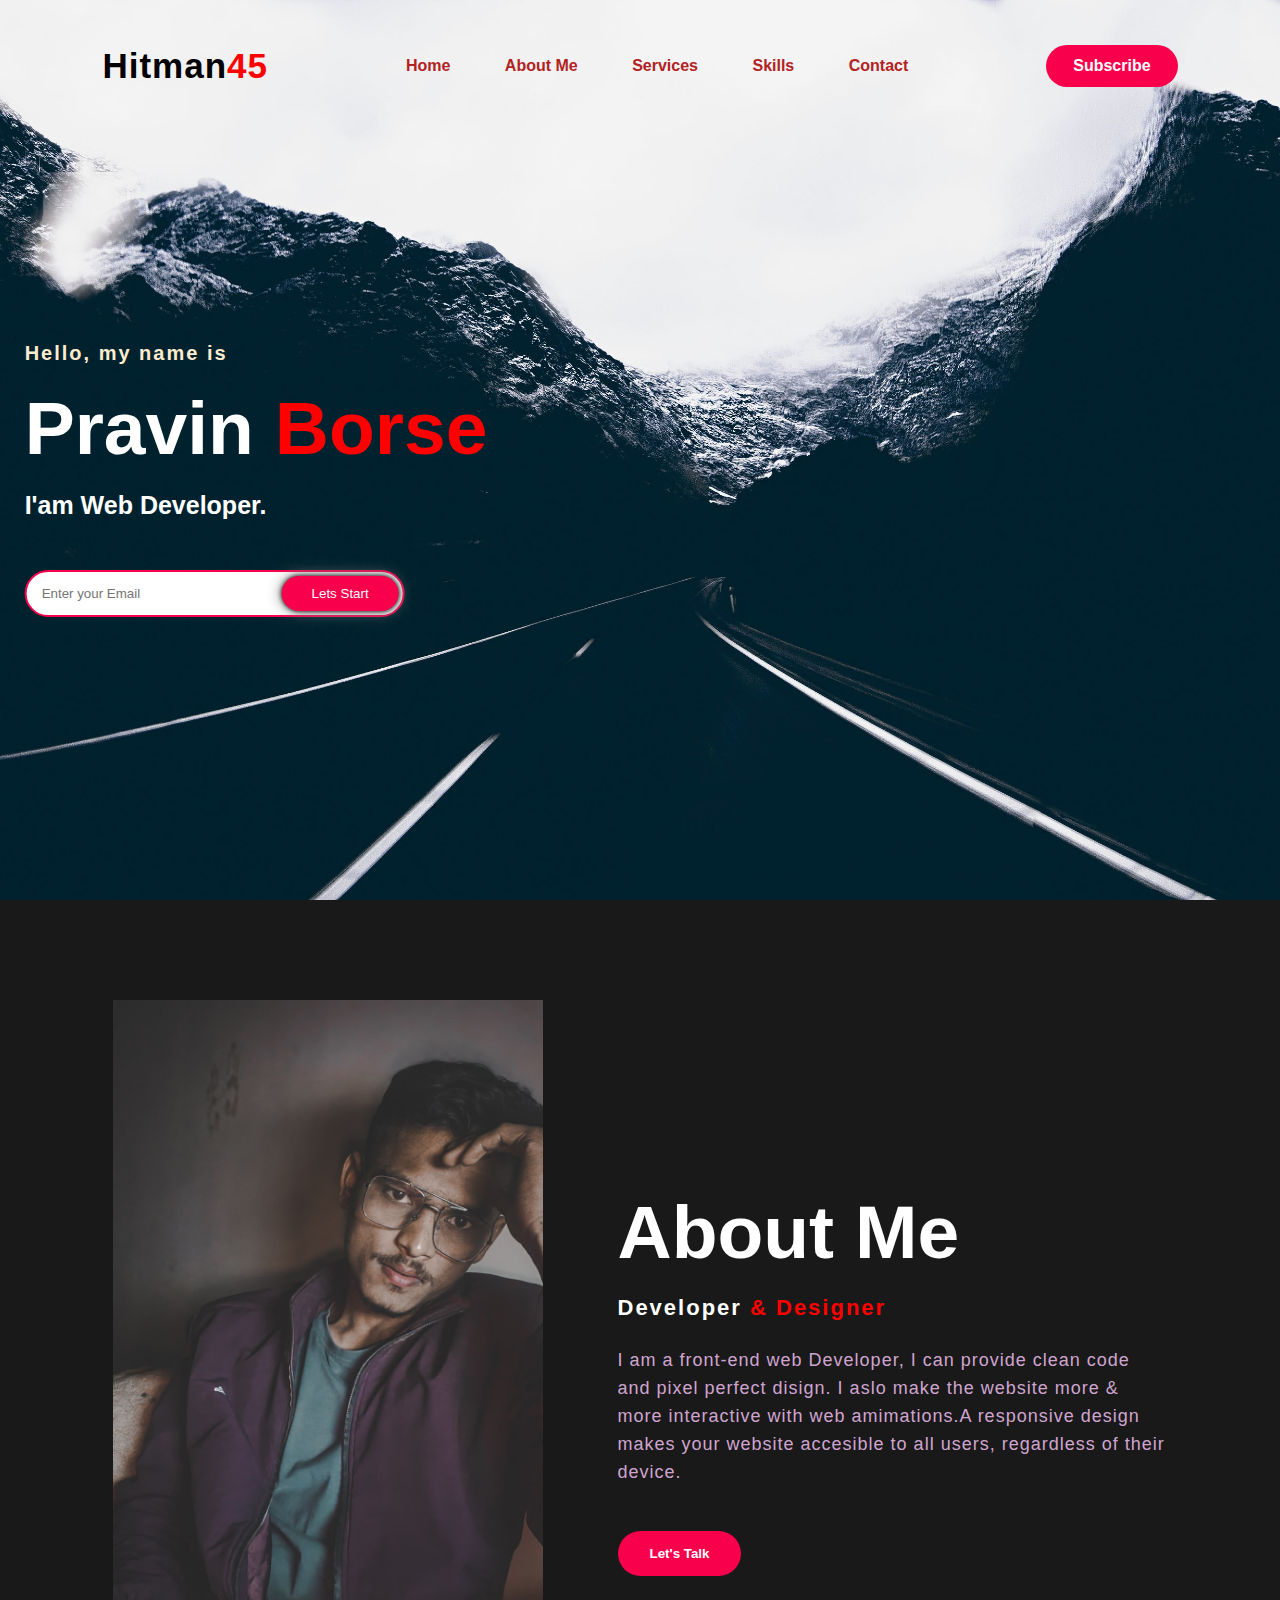
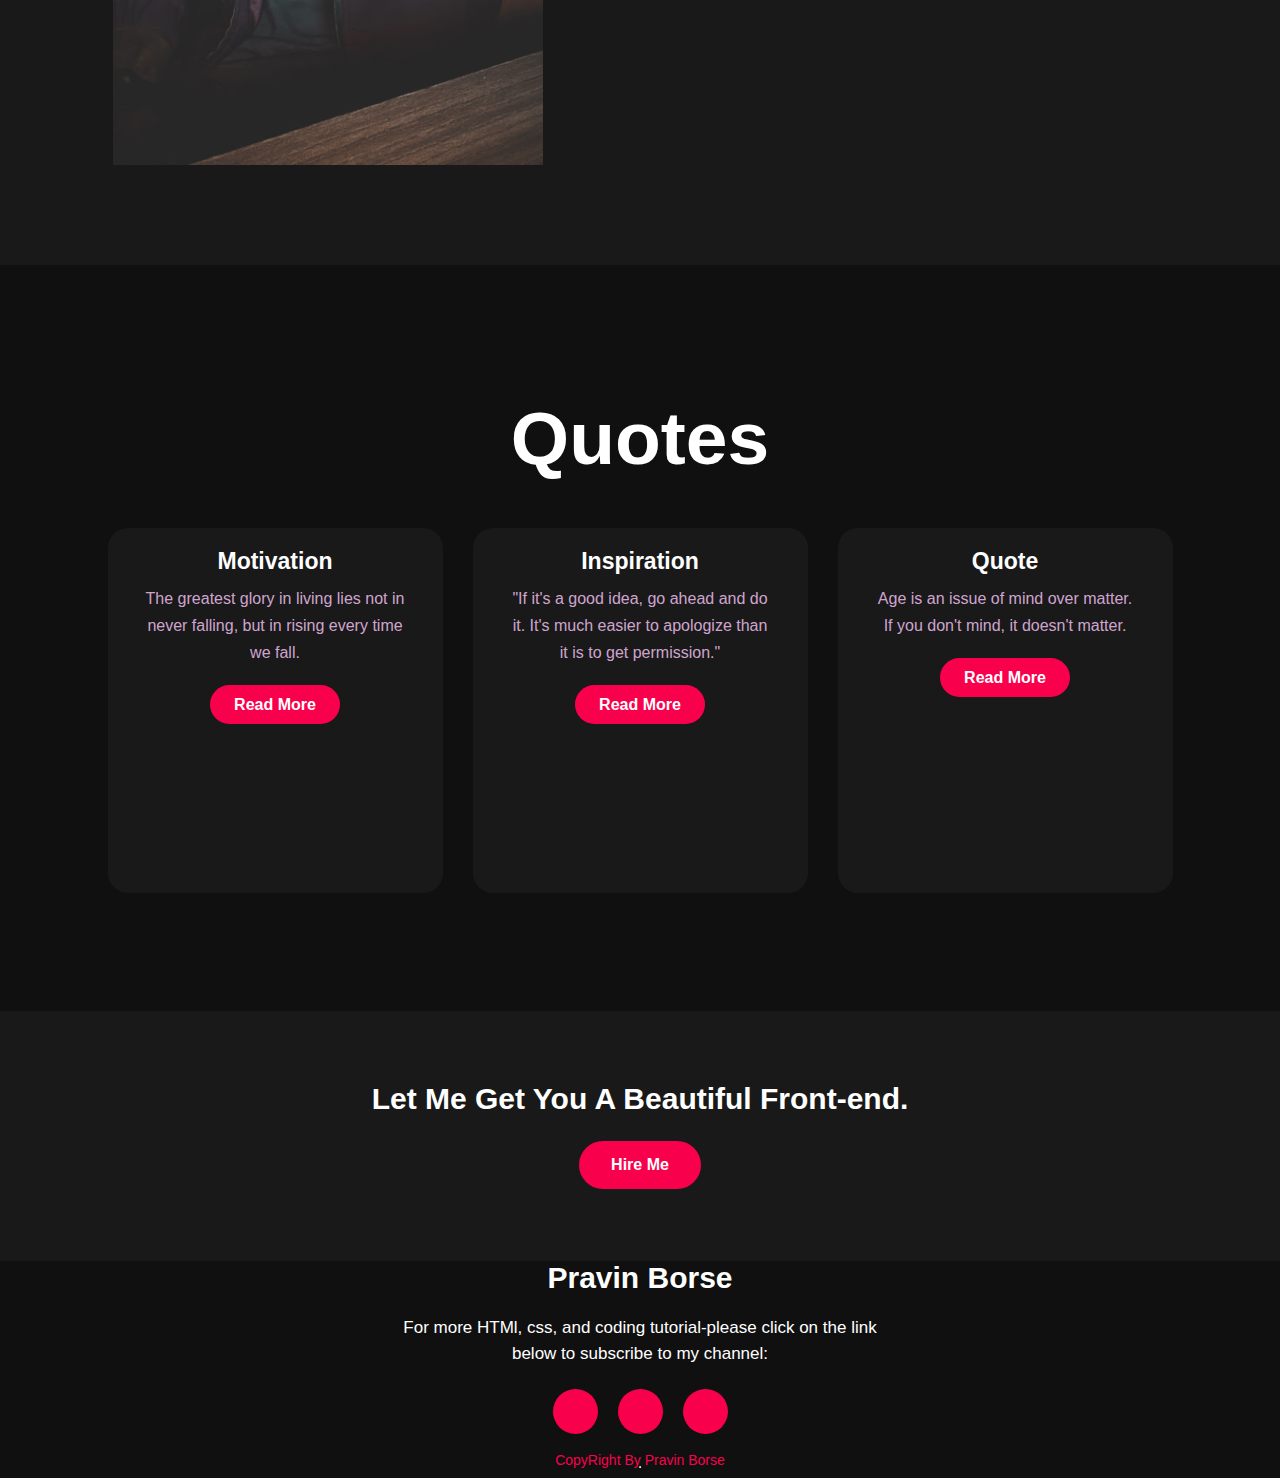
<file: index.html>
<!DOCTYPE html>
<html lang="en">
<head>
    <meta charset="UTF-8">
    <meta http-equiv="X-UA-Compatible" content="IE=edge">
    <meta name="viewport" content="width=device-width, initial-scale=1.0">
    <title>pravin borse</title>
    <link rel="stylesheet" type="text/css" href="style.css">

    <link rel="preconnect" href="htttps://fonts.gstatic.com">
    <link href="https://fonts.googlepis.com/css2?family=Josefin+Sans:ital,wght@0,100;0,200;,300;0,400;;0,500;0,600;0,700;1,100;1,200;1,300;1,400;1,500;1,600;1,700&display=swap" rel="stylesheet">

    <link rel="stylesheet" href="https://cdnjs.cloudflare.com/ajax/libs/font-awesome/6.2.1/css/all.min.css" integrity="sha512-MV7K8+y+gLIBoVD59lQIYicR65iaqukzvf/nwasF0nqhPay5w/9lJmVM2hMDcnK1OnMGCdVK+iQrJ7lzPJQd1w==" crossorigin="anonymous" referrerpolicy="no-referrer" />


</head>
<body>
    <!-----hero Section Starts---->

    <div class="hero">
        <nav>
            <h2 class="logo">Hitman<span>45</span></h2>
            <ul>
                <li><a href="index.html">Home</a></li>
                <li><a href="aboutus.html">About Me</a></li>
                <li><a href="#">Services</a></li>
                <li><a href="#">skills</a></li>
                <li><a href="contact.html">Contact</a></li>
            </ul>
            <a href="https://www.youtube.com/channel/UCbuNZYlHI85dl7OBRGzND2A" class="btn">Subscribe</a>
        </nav>

        <div class="content">
            <h4>Hello, my name is</h4>
            <h1>Pravin <span>Borse</span></h1>
            <h3>I'am Web Developer.</h3>
            <div class="newsletter">
                <form>
                    <input type="email" name="email" id="email" placeholder="Enter your Email">
                    <input type="submit" name="submit" value="Lets Start">
                </form>
            </div>

        </div>
    </div>
    <!-------About section Start----->
    <section class="about">
        <div class="main">
            <img src="images/img30.jpg">
            <div class="about-text">
                <h2>About Me</h2>
                <h5>Developer <span>& Designer</span></h5>
                <p>I am a front-end web Developer, I can provide clean code and pixel perfect disign. I aslo make the website more 
                    & more interactive with web amimations.A  responsive design makes your website accesible to all users, regardless of 
                    their device.</p>
                <button type="button">Let's Talk</button>               
            </div>
        </div>
    </section>
    <!-------services-->
    <div class="service">
        <div class="title">
            <h2>Quotes</h2>
        </div>

        <div class="box">
            <div class="card">
                <i class="fa-solid fa-bars"></i>
                <h5>Motivation</h5>
                <div class="pra">
                    <p>The greatest glory in living lies not in never falling, but in rising every time we fall.</p>

                    <p style="text-align: center;">
                        <a class="button" href="https://www.pinterest.com/dailystoic/motivational-quotes/">Read More</a>
                    </p>
                   
                </div>
            </div>
            <div class="card">
                <i class="fa-regular fa-user"></i>
                <h5>Inspiration</h5>
                <div class="pra">
                    <p>"If it's a good idea, go ahead and do it. It's much easier to apologize than it is to get permission."</p>

                    <p style="text-align: center;">
                        <a class="button" href="https://www.pinterest.com/dailystoic/motivational-quotes/">Read More</a>
                    </p>
                   
                </div>
            </div>
            <div class="card">
                <i class="fa-regular fa-bell"></i>
                <h5>Quote</h5>
                <div class="pra">
                    <p>Age is an issue of mind over matter. If you don't mind, it doesn't matter.</p>

                    <p style="text-align: center;">
                        <a class="button" href="https://www.pinterest.com/dailystoic/motivational-quotes/">Read More</a>
                    </p>
                   
                </div>
            </div>
        </div>
    </div>

    <!---Contact Me---->
    <div class="contact-me">
        <p>Let Me Get You A Beautiful Front-end.</p>
        <a class="button-two" href="contact.html">Hire Me</a>
    </div>
    <!-----footer start---->
    <footer>
        <p>Pravin Borse</p>
        <p>For more HTMl, css, and coding tutorial-please click on the link below to subscribe to my channel:</p>
        <div class="social">
            <a href="https://www.facebook.com/pravin.borse.9469?mibextid=ZbWKwL"><i class="fa-brands fa-facebook-f"></i></i></a>
            <a href="https://instagram.com/i_t_a_c_h_i_001?igshid=Mzc0YWU1OWY="><i class="fa-brands fa-instagram"></i></a>
            <a href="https://twitter.com/borse_10?t=XeFH0_pVr2R0wywiMF4UvA&s=09"><i class="fa-brands fa-twitter"></i></a>
        </div>
        <hr style="margin: 10px">
        <p class="end">CopyRight By Pravin Borse</p>
    </footer>
</body>
</html>
</file>
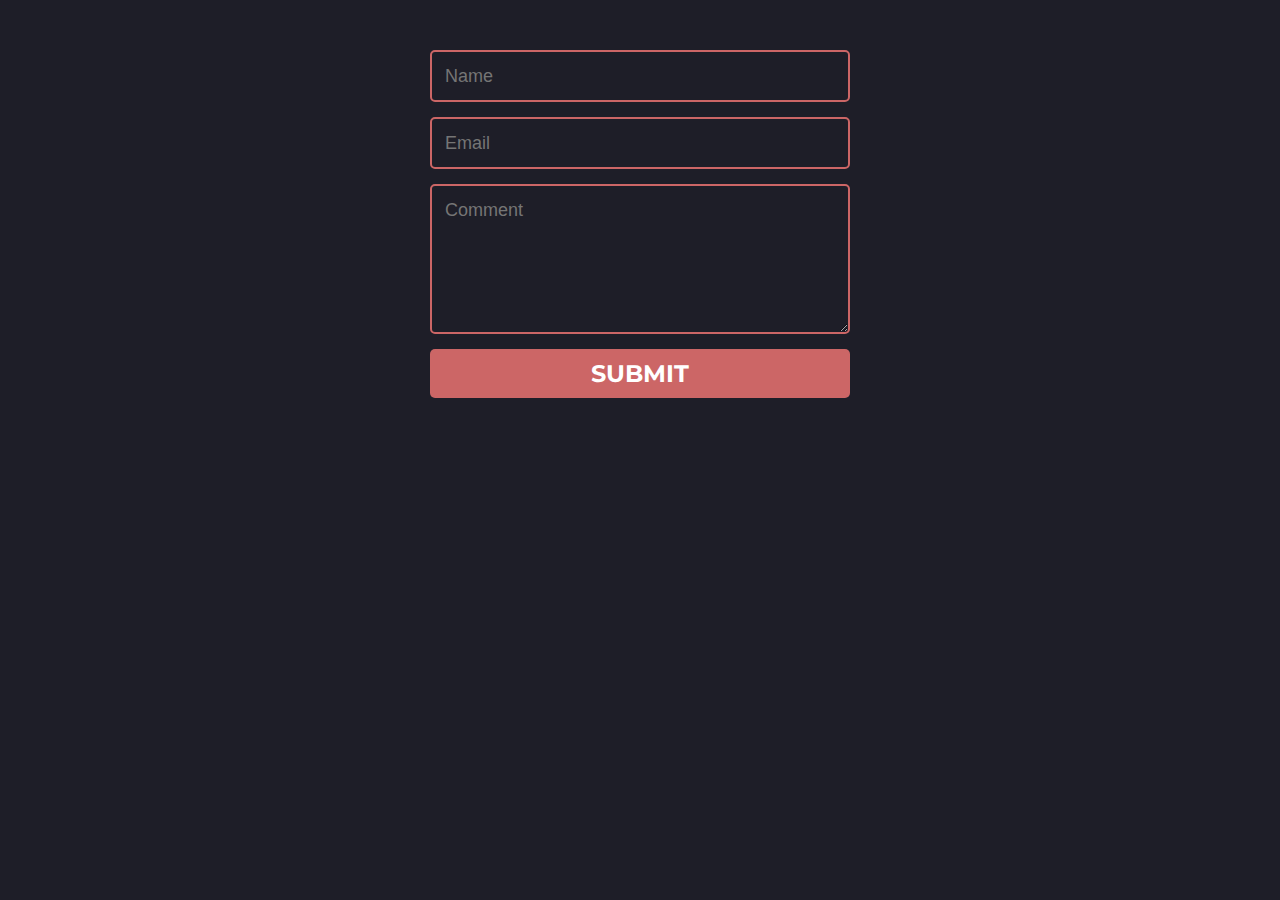
<file: contact.html>
<!DOCTYPE html>
<html lang="en">
<head>
    <meta charset="UTF-8">
    <meta http-equiv="X-UA-Compatible" content="IE=edge">
    <meta name="viewport" content="width=device-width, initial-scale=1.0">
    <title>Contact</title>
    <link rel="stylesheet" type="text/css" href="style1.css">

<body>
    <form>      
        <input name="name" type="text" class="feedback-input" placeholder="Name" />   
        <input name="email" type="text" class="feedback-input" placeholder="Email" />
        <textarea name="text" class="feedback-input" placeholder="Comment"></textarea>
        <input type="submit" value="SUBMIT"/>
      </form>
</body>
</html>
</file>
<file: style.css>
*{
    padding: 0;
    margin: 0;
    font-family: 'Josefin Sans', sans-serif;
    box-sizing: border-box;
}
.hero{
    height: 100vh;
    width: 100;
    background-image: url(images/img8.jpg);
    background-size: cover;
    background-position: center;
}
nav{
    display: flex;
    align-items: center;
    justify-content: space-between;
    padding-top: 45px;
    padding-left: 8%;
    padding-right: 8%;    
}
.logo{
    color: black;
    font-size: 35px;
    letter-spacing: 1px;
    cursor: pointer;
}
span{
    color: red;
}
nav ul li{
    list-style-type: none;
    display: inline-block;
    padding: 10px  25px; 
}
nav ul li a{
    color: firebrick;
    text-decoration: none;
    font-weight: bold;
    text-transform: capitalize;
}
nav ul li a:hover{
    color: #f9004d;
    
}
.btn{
    background-color: #f9004d;
    color: white;
    text-decoration: none;
    border: 2px solid transparent;
    font-weight: bold;
    padding: 10px 25px;
    border-radius: 30px;
    transition: transform .4s;
}
.btn:hover{

    transform: scale(1.2);
}
.content{
    position: absolute;
    top: 38%;
    left: 20%;
    transform: translate(-50%);
}
h1{
    color: white;
    margin: 20px 0px 20px;
    font-size: 75px;
}
h3{
    color: white;
    font-size: 25px;
    margin-bottom: 50px;
}
h4{
    color: blanchedalmond;
    letter-spacing: 2px;
    font-size: 20px;
    font-weight: bold;
}
.newsletter form{
    width: 380px;
    max-width: 100%;
    position: relative;
}
.newsletter form input:first-child{
    display: inline-block;
    width: 100%;
    padding: 14px 13px 14px 15px;
    border: 2px solid #f9004d;
    outline: none;
    border-radius: 30px;
}
.newsletter form input:last-child{
    position: absolute;
    display: inline-block;
    outline: none;
    border: none;
    padding: 10px 30px;
    border-radius: 30px;
    background-color: #f9004d;
    color: white;
    box-shadow: 0px 0px 5px #000, 0px 0px 15px #858585;
    top: 6px;
    right: 6px;
}
.about{
    width: 100%;
    padding: 100px 0px;
    background-color: #191919;
}
.about img{
    height: auto;
    width: 430px;
}
.about-text{
    width: 550px;
}
.main{
    width: 1130px;
    max-width: 95%;
    margin: 0 auto;
    display: flex;
    align-items: center;
    justify-content: space-around;   
}
.about-text h2{
    color: white;
    font-size: 75px;
    text-transform: capitalize;
    margin-bottom: 20px;
}
.about-text h5{
    color: white;
    letter-spacing: 2px;
    font-size: 22px;
    margin-bottom: 25px;
    text-transform: capitalize;
}
.about-text p{
    color: #fcfc;
    letter-spacing: 1px;
    line-height: 28px;
    font-size: 18px;
    margin-bottom: 45px;
}
button{
    background-color: #f9004d;
    color: white;
    text-decoration: none;
    border: 2px solid transparent;
    font-weight: bold;
    padding: 13px 30px;
    border-radius: 30px;
    transition: .4s;
}
button:hover{
    background-color: transparent;
    border: 2px solid #f9004d;
    cursor: pointer;
}

.service{
    background: #101010;
    width: 100%;
    padding: 100px 0px;
}
.title h2{
    color: white;
    font-size: 75px;
    margin: 1130px;
    margin: 30px auto;
    text-align: center;
}
.box{
    display: flex;
    justify-content: center;
    align-items: center;
    min-height: 400px;
}
.card{
    height: 365px;
    width: 335px;
    padding: 20px 35px;
    background: #191919;
    border-radius: 20px;
    margin: 15px;
    position: relative;
    overflow: hidden;
    text-align: center;
}
.card i{
    font-size: 50px;
    display: block;
    text-align: center;
    color: #f9004d;
}
h5{
    color: white;
    font-size: 23px;
    margin-bottom: 10px;
}
.pra p{
    color: #fcfc;
    font-size: 16px;
    line-height: 27px;
    margin-bottom: 25px;
}
.card .button{
    background-color: #f9004d;
    color: white;
    text-decoration: none;
    border: 2px solid transparent;
    font-weight: bold;
    padding: 9px 22px;
    border-radius: 30px;
    transition: .4s;
}
.card .button:hover{
    background-color: transparent;
    border: 2px solid #f9004d;
    cursor: pointer;
}
.contact-me{
    width: 100%;
    height: 250px;
    background: #191919;
    display: flex;
    align-items: center;
    flex-direction: column;
    justify-content: center;
    overflow: hidden;
    bottom: 80px;
}
.contact-me p{
    color: white;
    font-size: 30px;
    font-weight: bold;
    margin-bottom: 25px;
}
.contact-me .button-two{
    background-color: #f9004d;
    color: white;
    text-decoration: none;
    border: 2px solid transparent;
    font-weight: bold;
    padding: 13px 30px;
    border-radius: 30px;
    transition: .4s;
}
.contact-me .button-two:hover{
    background-color: transparent;
    border: 2px solid #f9004d;
    cursor: pointer;
}
footer{
    position: relative;
    width: 100%;
    height: 400%;
    background: #101010;
    display: flex;
    flex-direction: column;
    align-items: center;
    justify-content: center;
    
    
}
footer p:nth-child(1){
    font-size: 30px;
    color: white;
    margin-bottom: 20px;
    font-weight: bold;
}
footer p:nth-child(2){
    color: white;
    font-size: 17px;
    width: 500px;
    text-align: center;
    line-height: 26px;
}
.social{
    display: flex;
}
.social a{
    width: 45px;
    height: 45px;
    display: flex;
    align-items: center;
    justify-content: center;
    background: #f9004d;
    border-radius: 50%;
    margin: 22px 10px;
    color: white;
    text-decoration: none;
    font-size: 20px;
    bottom: 50px;
}
.social a:hover{
    transform: scale(1.3);
    transition: .3s;
}
.end{
    position: absolute;
    color: #f9004d;
    bottom: 10px;
    font-size: 14px;

}
</file>
<file: style1.css>
@import url(https://fonts.googleapis.com/css?family=Montserrat:400,700);

body { background:rgb(30,30,40); }
form { max-width:420px; margin:50px auto; }

.feedback-input {
  color:white;
  font-family: Helvetica, Arial, sans-serif;
  font-weight:500;
  font-size: 18px;
  border-radius: 5px;
  line-height: 22px;
  background-color: transparent;
  border:2px solid #CC6666;
  transition: all 0.3s;
  padding: 13px;
  margin-bottom: 15px;
  width:100%;
  box-sizing: border-box;
  outline:0;
}

.feedback-input:focus { border:2px solid #CC4949; }

textarea {
  height: 150px;
  line-height: 150%;
  resize:vertical;
}

[type="submit"] {
  font-family: 'Montserrat', Arial, Helvetica, sans-serif;
  width: 100%;
  background:#CC6666;
  border-radius:5px;
  border:0;
  cursor:pointer;
  color:white;
  font-size:24px;
  padding-top:10px;
  padding-bottom:10px;
  transition: all 0.3s;
  margin-top:-4px;
  font-weight:700;
}
[type="submit"]:hover { background:#CC4949; }
</file>
